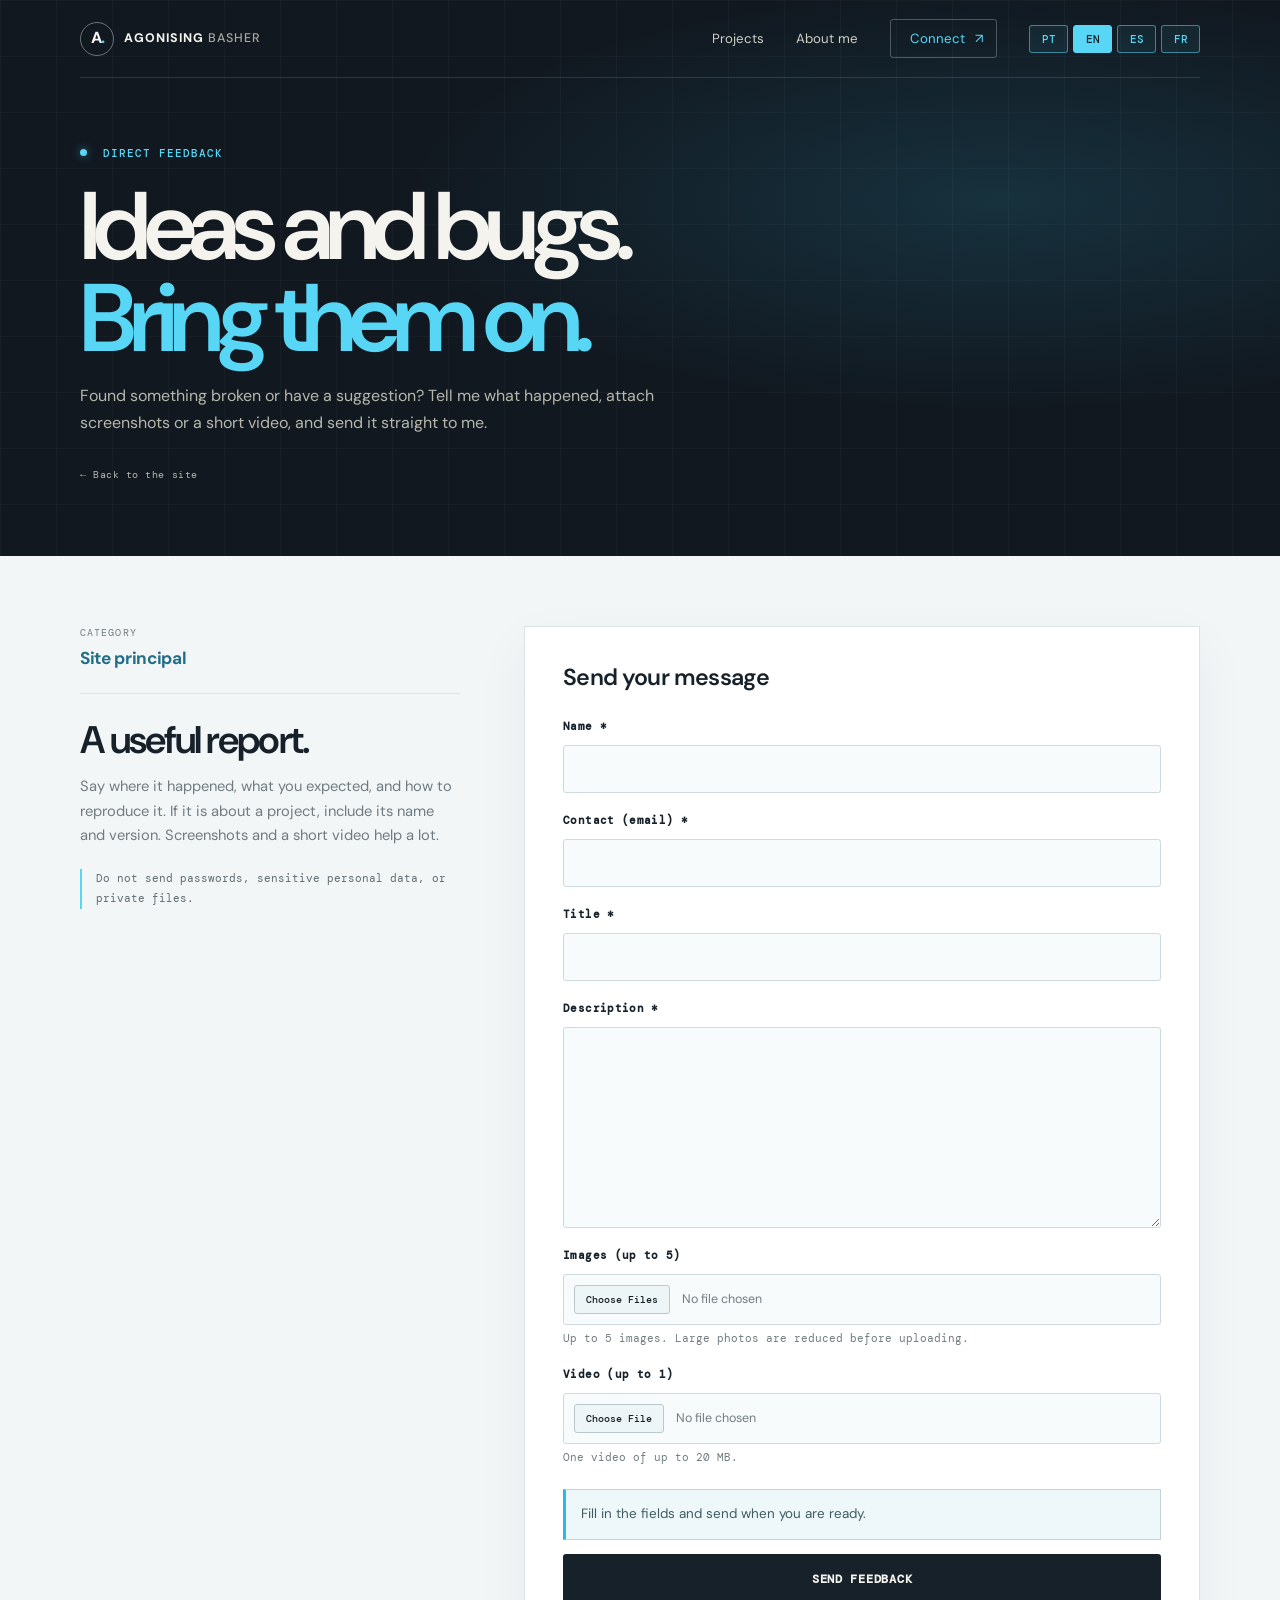
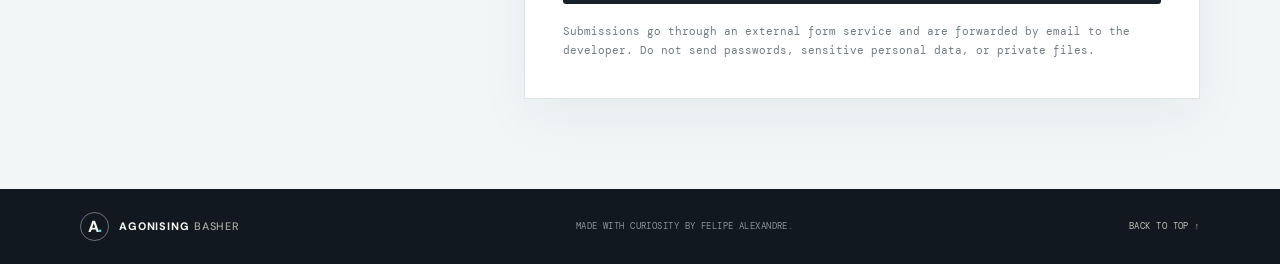
<file: feedback.html>
<!doctype html>
<html lang="pt-BR">
<head>
  <meta charset="utf-8">
  <meta name="viewport" content="width=device-width, initial-scale=1">
  <meta name="theme-color" content="#111820">
  <meta name="description" content="Envie feedback, sugestões ou relatos de bugs do site e dos projetos de Felipe Alexandre." data-i18n-content="feedbackMetaDescription">
  <title>Feedback e bugs | AgonisingBasher</title>
  <link rel="stylesheet" href="style.css?v=20261102-lang-2">
  <link rel="stylesheet" href="feedback.css">
  <script src="script.js?v=20261102-lang-2" defer></script>
  <script src="feedback-form.js?v=20261102-lang-2" defer></script>
</head>
<body class="feedback-page">
  <header class="site-header">
    <div class="container header-inner">
      <a class="brand" href="index.html" aria-label="AgonisingBasher, início">
        <span class="brand-mark" aria-hidden="true">A<span>.</span></span>
        <span>AGONISING<span class="brand-light">BASHER</span></span>
      </a>
      <nav class="main-nav" aria-label="Navegação principal" data-i18n-aria-label="navLabel">
        <a href="index.html#projetos" data-i18n="navProjects">Projetos</a>
        <a href="index.html#sobre" data-i18n="navAbout">Sobre mim</a>
        <a class="nav-contact" href="index.html#conectar"><span data-i18n="navConnect">Conectar</span> <span aria-hidden="true">↗</span></a>
        <span class="language-switch" role="group">
          <button class="language-toggle" type="button" data-lang-option="pt-BR" lang="pt" aria-label="Português">PT</button>
          <button class="language-toggle" type="button" data-lang-option="en" lang="en" aria-label="English">EN</button>
          <button class="language-toggle" type="button" data-lang-option="es" lang="es" aria-label="Español">ES</button>
          <button class="language-toggle" type="button" data-lang-option="fr" lang="fr" aria-label="Français">FR</button>
        </span>
      </nav>
    </div>
  </header>

  <main>
    <section class="feedback-hero">
      <div class="container">
        <p class="eyebrow"><span class="status-dot"></span> <span data-i18n="feedbackEyebrow">FEEDBACK DIRETO</span></p>
        <h1 data-i18n="feedbackHeading">Ideias e bugs.<br><span>Manda ver.</span></h1>
        <p class="hero-description" data-i18n="feedbackIntro">Encontrou algo quebrado ou tem uma sugestão? Conte o que aconteceu, anexe capturas ou um vídeo curto e envie direto para mim.</p>
        <a class="feedback-back" href="index.html" data-lang-link data-i18n="feedbackBack">← Voltar ao site</a>
      </div>
    </section>

    <section class="feedback-body">
      <div class="container feedback-grid">
        <aside class="feedback-aside">
          <p class="feedback-category"><span data-i18n="feedbackCategoryLabel">Categoria</span><strong id="feedback-category-value">Site principal</strong></p>
          <h2 data-i18n="feedbackAsideTitle">Um relato útil.</h2>
          <p data-i18n="feedbackAsideText">Diga onde aconteceu, o que você esperava e como reproduzir. Se for sobre um projeto, informe qual e a versão. Capturas e um vídeo curto ajudam bastante.</p>
          <p class="feedback-aside-note" data-i18n="feedbackAsideNote">Não envie senhas, dados pessoais sensíveis ou arquivos privados.</p>
        </aside>

        <form id="feedback-form" class="feedback-form" method="post" enctype="multipart/form-data" action="#">
          <h2 data-i18n="feedbackFormTitle">Envie sua mensagem</h2>
          <input type="hidden" name="category" id="feedback-category" value="Site principal">
          <input type="hidden" name="language" id="feedback-language" value="Português (Brasil)">
          <div class="feedback-honeypot" aria-hidden="true">
            <label for="feedback-website">Website</label>
            <input id="feedback-website" name="website" type="text" tabindex="-1" autocomplete="off">
          </div>

          <label for="feedback-name" data-i18n="feedbackNameLabel">Nome *</label>
          <input id="feedback-name" name="name" type="text" autocomplete="name" maxlength="120" required>

          <label for="feedback-email" data-i18n="feedbackEmailLabel">Contato (email) *</label>
          <input id="feedback-email" name="email" type="email" autocomplete="email" maxlength="254" required>

          <label for="feedback-title" data-i18n="feedbackTitleLabel">Título *</label>
          <input id="feedback-title" name="title" type="text" maxlength="160" required>

          <label for="feedback-description" data-i18n="feedbackDescriptionLabel">Descrição *</label>
          <textarea id="feedback-description" name="description" rows="7" maxlength="10000" required></textarea>

          <label for="feedback-images" data-i18n="feedbackImagesLabel">Imagens (até 5)</label>
          <input id="feedback-images" name="attachments[]" type="file" accept="image/*" multiple aria-describedby="feedback-images-hint">
          <small class="feedback-hint" id="feedback-images-hint" data-i18n="feedbackImagesHint">Até 5 imagens. Fotos grandes são reduzidas antes do envio.</small>

          <label for="feedback-video" data-i18n="feedbackVideoLabel">Vídeo (até 1)</label>
          <input id="feedback-video" name="attachments[]" type="file" accept="video/*" aria-describedby="feedback-video-hint">
          <small class="feedback-hint" id="feedback-video-hint" data-i18n="feedbackVideoHint">Um vídeo de até 20 MB.</small>

          <progress class="feedback-progress" id="feedback-progress" max="100" value="0" hidden></progress>
          <p id="feedback-status" class="feedback-status" role="status" aria-live="polite" data-state="info">Preencha os campos e envie quando estiver pronto.</p>
          <button class="feedback-submit" type="submit" data-i18n="feedbackSubmit">Enviar feedback</button>
          <p class="feedback-privacy" data-i18n="feedbackPrivacy">O envio usa um serviço externo de formulários e é encaminhado por e-mail ao desenvolvedor. Não envie senhas, dados pessoais sensíveis ou arquivos privados.</p>
        </form>
      </div>
    </section>
  </main>

  <footer class="site-footer">
    <div class="container footer-inner">
      <a class="brand footer-brand" href="index.html"><span class="brand-mark" aria-hidden="true">A<span>.</span></span><span>AGONISING<span class="brand-light">BASHER</span></span></a>
      <span data-i18n="footerCredit">FEITO COM CURIOSIDADE, POR FELIPE ALEXANDRE.</span>
      <a class="footer-feedback" href="index.html" data-lang-link data-i18n="backToTop">VOLTAR AO TOPO ↑</a>
    </div>
  </footer>
</body>
</html>
</file>
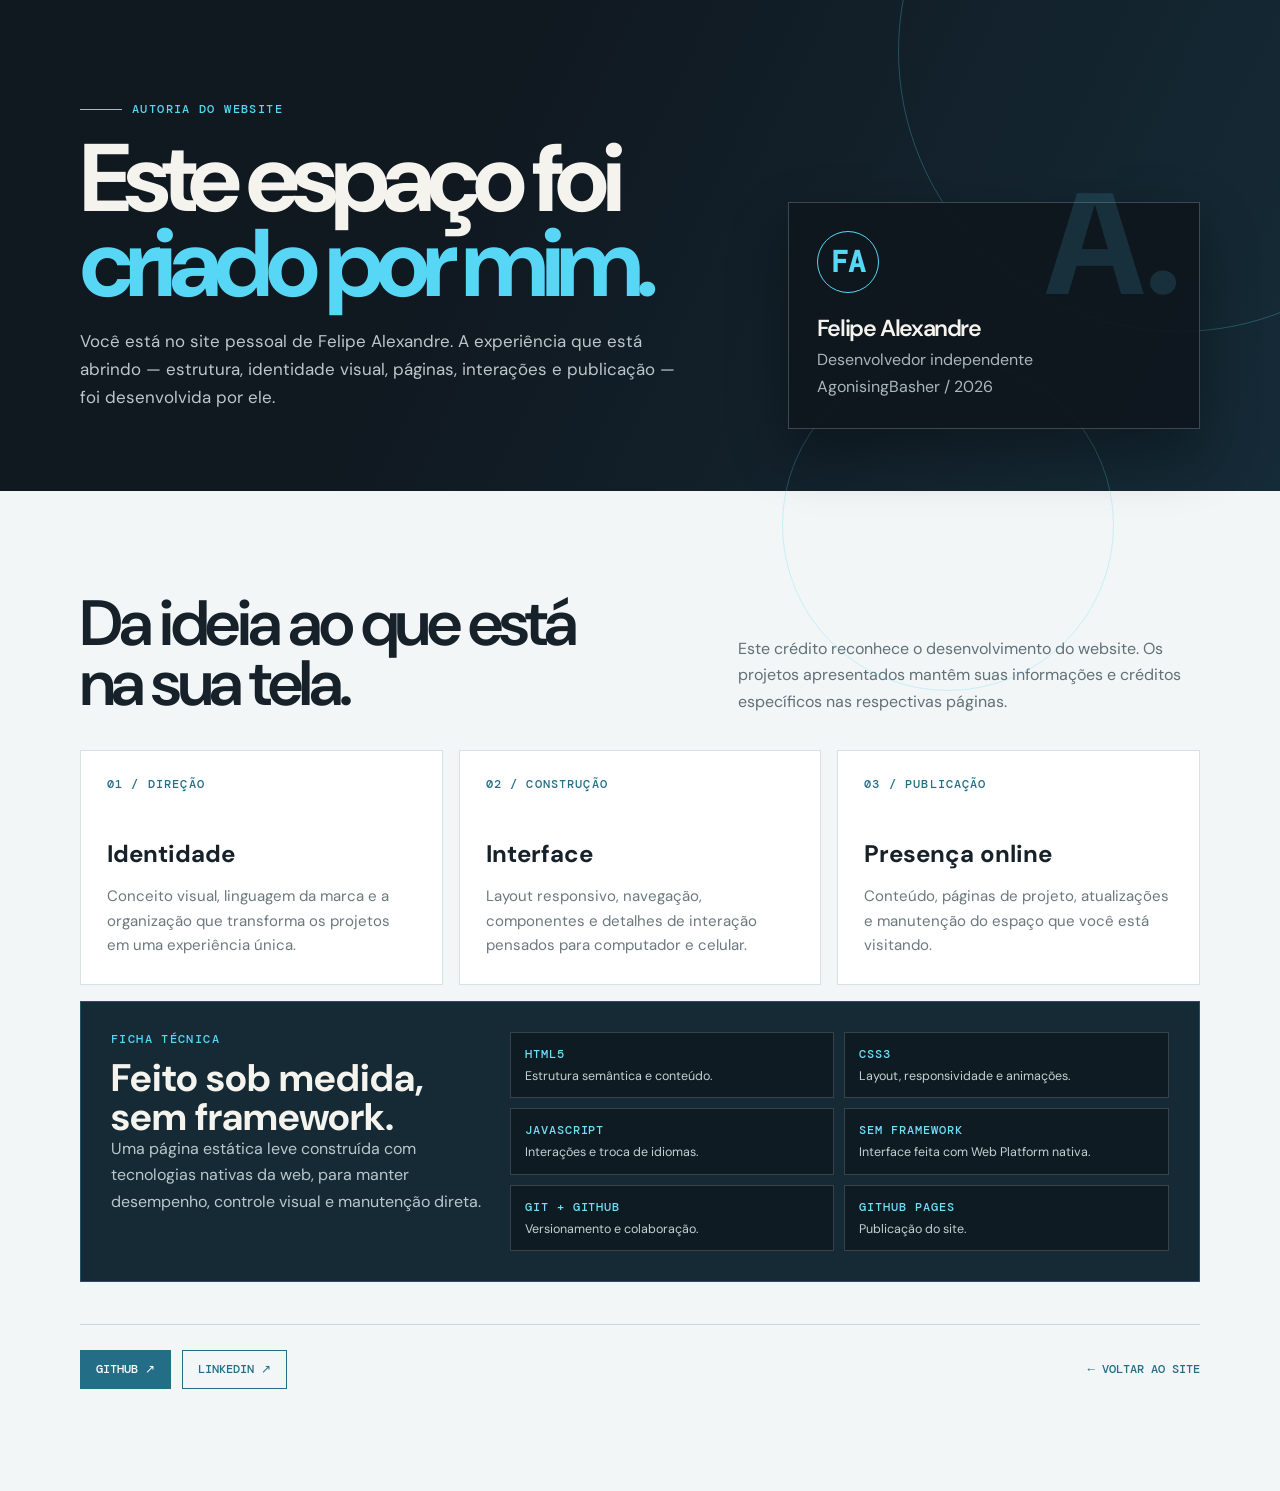
<file: site-development.html>
<!doctype html>
<html lang="pt-BR">
<head>
  <meta charset="utf-8">
  <meta name="viewport" content="width=device-width,initial-scale=1">
  <title>Desenvolvido por Felipe Alexandre — AgonisingBasher</title>
  <link rel="stylesheet" href="style.css">
  <style>
    .credit-page{min-height:100vh;overflow:hidden;background:#111820;color:#f4f3ed}.credit-hero{position:relative;padding:clamp(45px,8vw,110px) 0 62px;background:linear-gradient(115deg,#101820 35%,#152b37);isolation:isolate}.credit-hero:before,.credit-hero:after{content:"";position:absolute;border:1px solid #57d7f544;border-radius:50%;z-index:-1}.credit-hero:before{width:560px;height:560px;right:-180px;top:-230px}.credit-hero:after{width:330px;height:330px;right:13%;bottom:-200px}.credit-grid{display:grid;grid-template-columns:minmax(0,1.2fr) minmax(260px,.8fr);gap:clamp(34px,7vw,94px);align-items:end}.credit-kicker{display:flex;align-items:center;gap:10px;color:var(--cyan);font:500 .72rem var(--mono);letter-spacing:.12em}.credit-kicker:before{content:"";width:42px;height:1px;background:currentColor}.credit-title{max-width:10ch;margin:20px 0 22px;font-size:clamp(3.4rem,7.5vw,7.2rem);line-height:.88;letter-spacing:-.075em}.credit-title span{color:var(--cyan)}.credit-lead{max-width:52ch;color:#bdc7cb;font-size:1.06rem}.signature-card{position:relative;padding:28px;border:1px solid #ffffff35;background:#0e151de8;box-shadow:0 25px 55px #0005}.signature-card:before{content:"A.";position:absolute;right:18px;top:-30px;color:#57d7f522;font:900 9rem/1 var(--sans)}.signature-mark{position:relative;display:grid;width:62px;height:62px;place-items:center;border:1px solid var(--cyan);border-radius:50%;color:var(--cyan);font:700 1.8rem var(--mono)}.signature-card h2{position:relative;margin:23px 0 6px;font-size:1.45rem}.signature-card p{position:relative;margin:0;color:#aab7bd}.credit-body{padding:clamp(48px,8vw,105px) 0;background:#f2f6f7;color:#17212a}.credit-intro{display:flex;justify-content:space-between;gap:30px;align-items:end;margin-bottom:35px}.credit-intro h2{max-width:12ch;margin:0;font-size:clamp(2.3rem,5vw,4.5rem);line-height:.95;letter-spacing:-.055em}.credit-intro p{max-width:42ch;margin:0;color:#617076}.credit-cards{display:grid;grid-template-columns:repeat(3,1fr);gap:16px}.credit-card{min-height:210px;padding:26px;border:1px solid #d7e2e4;background:#fff}.credit-card b{display:block;margin-bottom:42px;color:#236d87;font:500 .72rem var(--mono);letter-spacing:.1em}.credit-card h3{margin:0 0 10px;font-size:1.5rem}.credit-card p{margin:0;color:#6b787d;font-size:.94rem}.tech-panel{display:grid;grid-template-columns:.72fr 1.28fr;gap:28px;margin-top:16px;padding:30px;border:1px solid #1f5366;background:#152a34;color:#f4f3ed}.tech-label{margin:0 0 12px;color:var(--cyan);font:500 .72rem var(--mono);letter-spacing:.12em}.tech-panel h3{margin:0;font-size:clamp(1.65rem,3vw,2.55rem);line-height:1}.tech-panel>div>p:last-child{color:#b9c8cd}.tech-stack{display:grid;grid-template-columns:repeat(2,1fr);gap:10px}.tech-item{padding:13px 14px;border:1px solid #ffffff2c;background:#0e1b22}.tech-item b{display:block;color:#70dff8;font:500 .75rem var(--mono);letter-spacing:.08em}.tech-item span{display:block;margin-top:6px;color:#c5d0d3;font-size:.78rem;line-height:1.3}.credit-footer{display:flex;flex-wrap:wrap;justify-content:space-between;gap:20px;align-items:center;margin-top:42px;padding-top:25px;border-top:1px solid #cad8da}.credit-links{display:flex;flex-wrap:wrap;gap:11px}.credit-links a{padding:11px 15px;border:1px solid #236d87;color:#236d87;font:500 .72rem var(--mono);text-decoration:none}.credit-links a:first-child{background:#236d87;color:#fff}.back-link{color:#236d87;font:500 .78rem var(--mono);text-decoration:none}@media(max-width:720px){.credit-grid,.credit-cards,.tech-panel,.tech-stack{grid-template-columns:1fr}.credit-title{max-width:12ch}.signature-card{max-width:360px}.credit-intro{display:block}.credit-intro p{margin-top:18px}}
  </style>
</head>
<body>
  <main class="credit-page">
    <section class="credit-hero"><div class="container credit-grid"><div><p class="credit-kicker">AUTORIA DO WEBSITE</p><h1 class="credit-title">Este espaço foi <span>criado por mim.</span></h1><p class="credit-lead">Você está no site pessoal de Felipe Alexandre. A experiência que está abrindo — estrutura, identidade visual, páginas, interações e publicação — foi desenvolvida por ele.</p></div><aside class="signature-card"><div class="signature-mark">FA</div><h2>Felipe Alexandre</h2><p>Desenvolvedor independente<br>AgonisingBasher / 2026</p></aside></div></section>
    <section class="credit-body"><div class="container"><div class="credit-intro"><h2>Da ideia ao que está na sua tela.</h2><p>Este crédito reconhece o desenvolvimento do website. Os projetos apresentados mantêm suas informações e créditos específicos nas respectivas páginas.</p></div><div class="credit-cards"><article class="credit-card"><b>01 / DIREÇÃO</b><h3>Identidade</h3><p>Conceito visual, linguagem da marca e a organização que transforma os projetos em uma experiência única.</p></article><article class="credit-card"><b>02 / CONSTRUÇÃO</b><h3>Interface</h3><p>Layout responsivo, navegação, componentes e detalhes de interação pensados para computador e celular.</p></article><article class="credit-card"><b>03 / PUBLICAÇÃO</b><h3>Presença online</h3><p>Conteúdo, páginas de projeto, atualizações e manutenção do espaço que você está visitando.</p></article></div><section class="tech-panel"><div><p class="tech-label">FICHA TÉCNICA</p><h3>Feito sob medida, sem framework.</h3><p>Uma página estática leve construída com tecnologias nativas da web, para manter desempenho, controle visual e manutenção direta.</p></div><div class="tech-stack"><div class="tech-item"><b>HTML5</b><span>Estrutura semântica e conteúdo.</span></div><div class="tech-item"><b>CSS3</b><span>Layout, responsividade e animações.</span></div><div class="tech-item"><b>JAVASCRIPT</b><span>Interações e troca de idiomas.</span></div><div class="tech-item"><b>SEM FRAMEWORK</b><span>Interface feita com Web Platform nativa.</span></div><div class="tech-item"><b>GIT + GITHUB</b><span>Versionamento e colaboração.</span></div><div class="tech-item"><b>GITHUB PAGES</b><span>Publicação do site.</span></div></div></section><div class="credit-footer"><div class="credit-links"><a href="https://github.com/agonisingbasher" target="_blank" rel="noreferrer">GITHUB ↗</a><a href="https://www.linkedin.com/in/felipe-alexandre-7763b41a6/" target="_blank" rel="noreferrer">LINKEDIN ↗</a></div><a class="back-link" href="index.html">← VOLTAR AO SITE</a></div></div></section>
  </main>
</body>
</html>
</file>
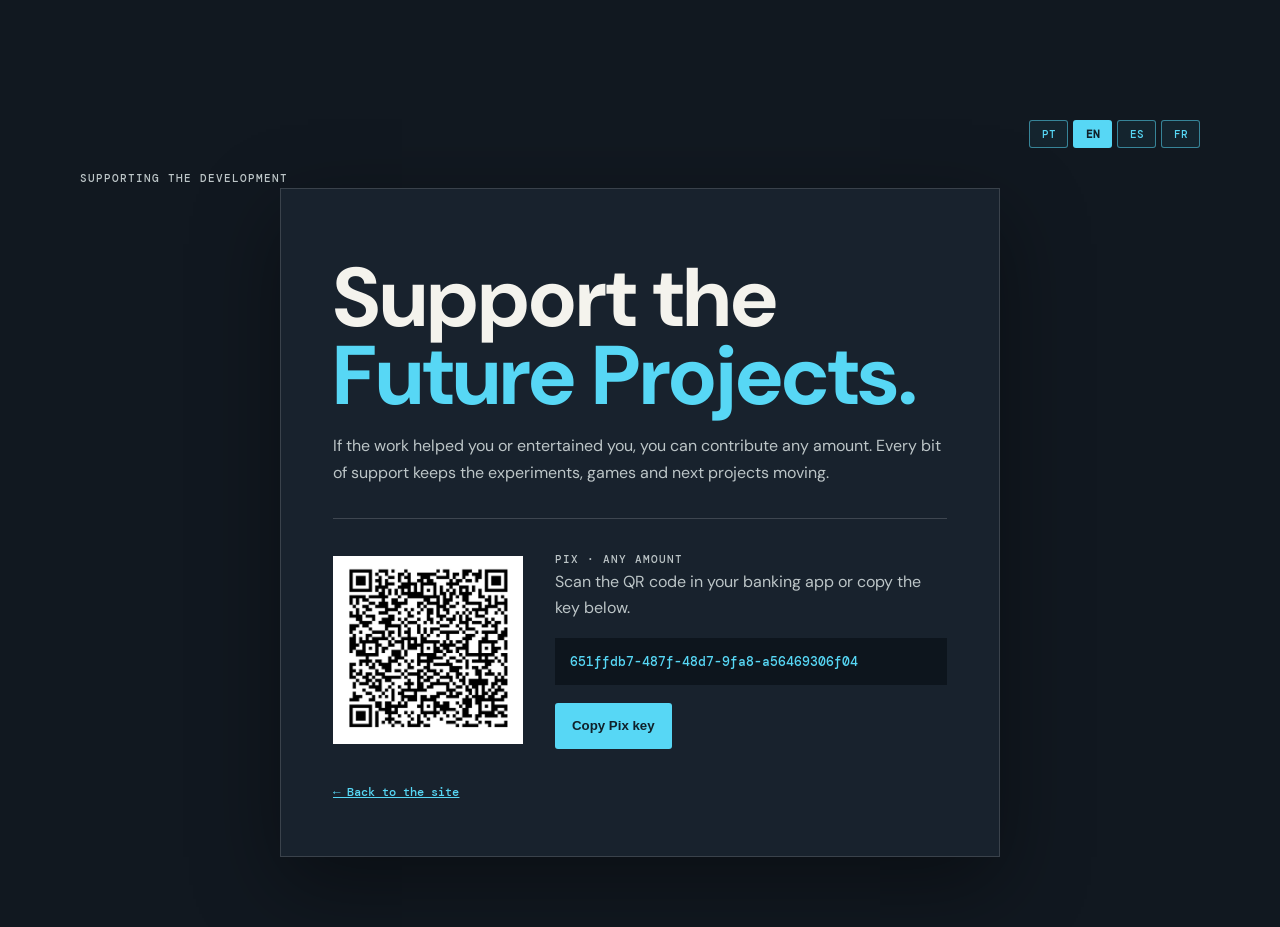
<file: support.html>
<!doctype html>
<html lang="pt-BR">
<head>
  <meta charset="utf-8">
  <meta name="viewport" content="width=device-width,initial-scale=1">
  <meta name="description" content="Apoie com qualquer valor os próximos experimentos, jogos e projetos de AgonisingBasher. Chave Pix com valor livre.">
  <title>Apoiar os Futuros Projetos — AgonisingBasher</title>
  <link rel="stylesheet" href="style.css">
  <style>
    .support{min-height:100vh;padding:120px 0 70px;background:#111820;color:#f4f3ed}
    .support-card{max-width:720px;margin:auto;padding:clamp(26px,5vw,52px);border:1px solid #ffffff25;background:#18222d;box-shadow:0 28px 80px #0006}
    .support h1{font-size:clamp(2.7rem,7vw,5.2rem);line-height:.94;margin:18px 0}
    .support h1 span{color:var(--cyan)}
    .support p{max-width:57ch;color:#bcc5c7}
    .pix{display:grid;grid-template-columns:190px 1fr;gap:32px;align-items:center;margin-top:32px;padding-top:32px;border-top:1px solid #ffffff2a}
    .pix img{width:190px;background:#fff;padding:10px}
    .pix code{display:block;padding:15px;overflow-wrap:anywhere;background:#0d151d;color:var(--cyan);font:500 .8rem var(--mono)}
    .button{display:inline-block;margin-top:18px}
    .back{display:inline-block;margin-top:35px;color:var(--cyan);font:500 .78rem var(--mono)}
    @media(max-width:560px){.pix{grid-template-columns:1fr}.pix img{width:min(190px,100%)}}
  </style>
  <style>
    .support-topbar{display:flex;justify-content:flex-end;margin-bottom:22px}
    .page-lang{display:inline-flex;gap:5px}
    .page-lang button{min-width:39px;padding:6px 8px;border:1px solid #57d7f588;border-radius:3px;background:#57d7f510;color:var(--cyan);cursor:pointer;font:500 .7rem var(--mono);transition:background .2s ease,color .2s ease}
    .page-lang button:hover,.page-lang button[aria-pressed="true"]{background:var(--cyan);color:#10212a}
    .page-lang button[aria-pressed="true"]{font-weight:700}
    .page-lang button:focus-visible{outline:2px solid var(--cyan);outline-offset:3px}
    @media(max-width:620px){.page-lang{gap:3px}.page-lang button{min-width:28px;padding:6px 4px}}
  </style>
</head>
<body>
  <main class="support">
    <div class="container">
      <div class="support-topbar">
        <span class="page-lang" role="group" aria-label="Trocar idioma" data-i18n-aria-label="langGroup">
          <button type="button" data-lang-option="pt-BR" lang="pt" aria-pressed="true">PT</button>
          <button type="button" data-lang-option="en" lang="en" aria-pressed="false">EN</button>
          <button type="button" data-lang-option="es" lang="es" aria-pressed="false">ES</button>
          <button type="button" data-lang-option="fr" lang="fr" aria-pressed="false">FR</button>
        </span>
      </div>
      <p class="eyebrow" data-i18n="suEyebrow">APOIO AO DESENVOLVIMENTO</p>
      <section class="support-card">
        <h1 data-i18n-html="suTitle">Apoiar os<br><span>Futuros Projetos.</span></h1>
        <p data-i18n="suLead">Se o trabalho te ajudou ou te divertiu, você pode contribuir com qualquer valor. Cada apoio ajuda a manter os experimentos, jogos e próximos projetos em movimento.</p>
        <div class="pix">
          <img src="assets/pix-support-qr.png" alt="QR Code Pix para apoiar os futuros projetos" data-i18n-alt="suQrAlt">
          <div>
            <p class="eyebrow" data-i18n="suPixTag">PIX · VALOR LIVRE</p>
            <p data-i18n="suPixText">Escaneie o QR Code no app do seu banco ou copie a chave abaixo.</p>
            <code id="chave-pix">651ffdb7-487f-48d7-9fa8-a56469306f04</code>
            <button class="button button-primary" type="button" id="copiar-chave" data-chave="651ffdb7-487f-48d7-9fa8-a56469306f04" data-i18n="suCopy">Copiar chave Pix</button>
          </div>
        </div>
        <a class="back lang-link" href="index.html" data-i18n="suBack">← Voltar ao site</a>
      </section>
    </div>
  </main>
  <script>
    window.pageTranslations = {
      "pt-BR": {
        pageTitle: "Apoiar os Futuros Projetos — AgonisingBasher",
        pageDescription: "Apoie com qualquer valor os próximos experimentos, jogos e projetos de AgonisingBasher. Chave Pix com valor livre.",
        langGroup: "Trocar idioma",
        suEyebrow: "APOIO AO DESENVOLVIMENTO",
        suTitle: "Apoiar os<br><span>Futuros Projetos.</span>",
        suLead: "Se o trabalho te ajudou ou te divertiu, você pode contribuir com qualquer valor. Cada apoio ajuda a manter os experimentos, jogos e próximos projetos em movimento.",
        suQrAlt: "QR Code Pix para apoiar os futuros projetos",
        suPixTag: "PIX · VALOR LIVRE",
        suPixText: "Escaneie o QR Code no app do seu banco ou copie a chave abaixo.",
        suCopy: "Copiar chave Pix",
        suCopied: "Chave copiada ✓",
        suBack: "← Voltar ao site"
      },
      en: {
        pageTitle: "Support the Future Projects — AgonisingBasher",
        pageDescription: "Support the next experiments, games and projects by AgonisingBasher with any amount. Pix key, free value.",
        langGroup: "Change language",
        suEyebrow: "SUPPORTING THE DEVELOPMENT",
        suTitle: "Support the<br><span>Future Projects.</span>",
        suLead: "If the work helped you or entertained you, you can contribute any amount. Every bit of support keeps the experiments, games and next projects moving.",
        suQrAlt: "Pix QR code to support the future projects",
        suPixTag: "PIX · ANY AMOUNT",
        suPixText: "Scan the QR code in your banking app or copy the key below.",
        suCopy: "Copy Pix key",
        suCopied: "Key copied ✓",
        suBack: "← Back to the site"
      },
      es: {
        pageTitle: "Apoyar los Futuros Proyectos — AgonisingBasher",
        pageDescription: "Apoya con cualquier valor los próximos experimentos, juegos y proyectos de AgonisingBasher. Clave Pix con valor libre.",
        langGroup: "Cambiar idioma",
        suEyebrow: "APOYO AL DESARROLLO",
        suTitle: "Apoyar los<br><span>Futuros Proyectos.</span>",
        suLead: "Si el trabajo te ayudó o te divirtió, puedes contribuir con cualquier valor. Cada apoyo ayuda a mantener los experimentos, los juegos y los próximos proyectos en movimiento.",
        suQrAlt: "Código QR Pix para apoyar los futuros proyectos",
        suPixTag: "PIX · VALOR LIBRE",
        suPixText: "Escanea el código QR en la app de tu banco o copia la clave de abajo.",
        suCopy: "Copiar clave Pix",
        suCopied: "Clave copiada ✓",
        suBack: "← Volver al sitio"
      },
      fr: {
        pageTitle: "Soutenir les Futurs Projets — AgonisingBasher",
        pageDescription: "Soutenez les prochaines expériences, jeux et projets d'AgonisingBasher avec le montant de votre choix. Clé Pix, montant libre.",
        langGroup: "Changer de langue",
        suEyebrow: "SOUTIEN AU DÉVELOPPEMENT",
        suTitle: "Soutenir les<br><span>Futurs Projets.</span>",
        suLead: "Si le travail vous a aidé ou diverti, vous pouvez contribuer avec le montant de votre choix. Chaque soutien aide à faire avancer les expériences, les jeux et les prochains projets.",
        suQrAlt: "QR code Pix pour soutenir les futurs projets",
        suPixTag: "PIX · MONTANT LIBRE",
        suPixText: "Scannez le QR code dans l'application de votre banque ou copiez la clé ci-dessous.",
        suCopy: "Copier la clé Pix",
        suCopied: "Clé copiée ✓",
        suBack: "← Retour au site"
      }
    };
  </script>
  <script src="idioma-pagina.js"></script>
  <script>
    (function () {
      "use strict";
      const button = document.getElementById("copiar-chave");
      const code = document.getElementById("chave-pix");
      if (!button || !code) return;

      function text(key) {
        const language = window.pageTranslations[document.documentElement.lang] ? document.documentElement.lang : "pt-BR";
        return window.pageTranslations[language][key];
      }

      function copyWithTextarea(value) {
        const field = document.createElement("textarea");
        field.value = value;
        field.setAttribute("readonly", "");
        field.style.position = "fixed";
        field.style.top = "-1000px";
        document.body.appendChild(field);
        field.select();
        let copied = false;
        try {
          copied = document.execCommand("copy");
        } catch (error) {
          copied = false;
        }
        field.remove();
        return copied;
      }

      let resetTimer = null;
      function markCopied() {
        button.textContent = text("suCopied");
        clearTimeout(resetTimer);
        resetTimer = setTimeout(() => {
          button.textContent = text("suCopy");
        }, 2500);
      }

      button.addEventListener("click", () => {
        const value = button.dataset.chave || code.textContent.trim();
        const done = (copied) => {
          if (copied) {
            markCopied();
            return;
          }
          const selection = window.getSelection();
          const range = document.createRange();
          range.selectNodeContents(code);
          selection.removeAllRanges();
          selection.addRange(range);
        };
        if (navigator.clipboard && navigator.clipboard.writeText) {
          navigator.clipboard.writeText(value).then(() => done(true), () => done(copyWithTextarea(value)));
          return;
        }
        done(copyWithTextarea(value));
      });
    })();
  </script>
</body>
</html>
</file>
<file: style.css>
@import url("https://fonts.googleapis.com/css2?family=DM+Mono:wght@400;500&family=DM+Sans:wght@400;500;600;700;800&display=swap");

:root {
  color-scheme: light;
  --ink: #17212a;
  --paper: #f2f6f7;
  --muted: #707c81;
  --line: #dae3e6;
  --cyan: #57d7f5;
  --green: #236d87;
  --mono: "DM Mono", "Courier New", monospace;
  --sans: "DM Sans", "Segoe UI", sans-serif;
}

* { box-sizing: border-box; }
html { scroll-behavior: smooth; scroll-padding-top: 76px; }
body { margin: 0; background: var(--paper); color: var(--ink); font-family: var(--sans); line-height: 1.65; }
a { color: inherit; }
a:focus-visible { outline: 3px solid #28bce5; outline-offset: 4px; }
img { max-width: 100%; }
.container { width: min(1120px, calc(100% - 48px)); margin-inline: auto; }
.site-header { position: absolute; z-index: 2; top: 0; right: 0; left: 0; color: #f4f3ed; }
.header-inner, .main-nav, .brand { display: flex; align-items: center; }
.header-inner { min-height: 78px; justify-content: space-between; border-bottom: 1px solid #ffffff20; }
.brand { gap: 10px; color: inherit; font-size: .78rem; font-weight: 800; letter-spacing: .08em; text-decoration: none; }
.brand-mark { display: inline-flex; width: 34px; height: 34px; align-items: center; justify-content: center; border: 1px solid #ffffff62; border-radius: 50%; font-size: 1rem; letter-spacing: -.08em; }
.brand-mark span { color: var(--cyan); }
.brand-light { margin-left: 4px; color: #a8a99f; font-weight: 500; }
.main-nav { gap: 32px; font-size: .83rem; }
.main-nav a { color: #d0d0c9; text-decoration: none; transition: color .2s ease; }
.main-nav a:hover { color: var(--cyan); }
.main-nav .nav-contact { padding: 8px 13px; border: 1px solid #ffffff42; border-radius: 3px; color: #fff; }
.nav-contact span { margin-left: 6px; color: var(--cyan); }
.main-nav .language-toggle { min-width: 39px; padding: 6px 8px; border: 1px solid #57d7f588; border-radius: 3px; background: #57d7f510; color: var(--cyan); cursor: pointer; font: 500 .7rem var(--mono); transition: background .2s ease, color .2s ease; }
.main-nav .language-toggle:hover { background: var(--cyan); color: #10212a; }
.main-nav .language-toggle:focus-visible { outline: 2px solid var(--cyan); outline-offset: 3px; }
/* Os quatro idiomas ficam num grupo so: o nav da 32px entre itens, mas as opcoes
   entre si precisam de um vao proprio, senao o grupo inteiro parece um so botao. */
.language-switch { display: inline-flex; gap: 5px; }
.main-nav .language-toggle[aria-pressed="true"] { border-color: var(--cyan); background: var(--cyan); color: #10212a; }
.hero { position: relative; overflow: hidden; min-height: 645px; padding: 146px 0 0; background: #111820; color: #f4f3ed; }
.hero::after { position: absolute; inset: 0; background: radial-gradient(ellipse at 72% 43%, #38c9ef20, transparent 40%); content: ""; pointer-events: none; }
.hero-grid { position: absolute; inset: 0; background-image: linear-gradient(#ffffff08 1px, transparent 1px), linear-gradient(90deg, #ffffff08 1px, transparent 1px); background-size: 56px 56px; mask-image: linear-gradient(90deg, transparent, #000 55%, #000); opacity: .5; }
.hero-inner { position: relative; z-index: 1; display: grid; grid-template-columns: 1fr .88fr; align-items: center; gap: 38px; min-height: 405px; }
.eyebrow { margin: 0; color: var(--cyan); font: 500 .7rem/1.6 var(--mono); letter-spacing: .09em; text-transform: uppercase; }
.status-dot { display: inline-block; width: 7px; height: 7px; margin: 0 8px 1px 0; border-radius: 50%; background: var(--cyan); box-shadow: 0 0 10px #57d7f588; }
h1, h2, h3, p { margin-top: 0; }
.hero h1 { margin: 20px 0 18px; font-size: clamp(3.5rem, 7.3vw, 6rem); font-weight: 600; letter-spacing: -.075em; line-height: .98; }
.hero h1 span { color: var(--cyan); }
.hero-description { max-width: 420px; margin-bottom: 29px; color: #b7b8ad; font-size: 1.05rem; }
.hero-actions { display: flex; align-items: center; gap: 25px; }
.button { display: inline-flex; min-height: 46px; align-items: center; justify-content: center; gap: 14px; padding: 10px 16px; border: 1px solid transparent; border-radius: 3px; font-size: .83rem; font-weight: 700; text-decoration: none; transition: transform .2s ease, background .2s ease; }
.button:hover { transform: translateY(-2px); }
.button-primary { background: var(--cyan); color: #10212a; }
.button-primary:hover { background: #86e8fa; }
.text-link { color: #d6d6ce; font-size: .82rem; text-decoration: none; }
.text-link span { margin-left: 5px; color: var(--cyan); }
.hero-art { position: relative; display: grid; min-height: 380px; place-items: center; }
.art-orbit { position: absolute; width: 310px; height: 310px; border: 1px solid #57d7f526; border-radius: 50%; }
.orbit-two { width: 390px; height: 390px; border-color: #ffffff12; }
.art-card { position: relative; z-index: 1; width: min(100%, 350px); padding: 19px 20px 14px; border: 1px solid #ffffff2c; border-radius: 4px; background: #1a1c17ed; box-shadow: 0 24px 80px #0008; transform: rotate(2deg); }
.art-card-label, .art-card-footer { display: flex; justify-content: space-between; color: #909188; font: .65rem var(--mono); letter-spacing: .06em; }
.art-card-label span { color: #f18472; }
.art-terminal { padding: 29px 0 30px; font: .75rem/2.2 var(--mono); }
.art-terminal p { margin: 0; color: #dadbd0; }
.art-terminal p > span:first-child { margin-right: 14px; color: #73766b; }
.terminal-ok { color: var(--cyan); }
.art-terminal .terminal-result { padding-top: 7px; color: var(--cyan); }
.terminal-arrow { margin-right: 7px; }
.cursor { display: inline-block; width: 6px; height: 12px; margin-left: 5px; background: var(--cyan); vertical-align: -2px; animation: blink 1.1s steps(2, start) infinite; }
@keyframes blink { to { visibility: hidden; } }
.art-card-footer { padding-top: 12px; border-top: 1px solid #ffffff20; font-size: .57rem; }
.art-sticker { position: absolute; z-index: 1; right: -3px; bottom: 31px; display: grid; width: 102px; height: 102px; align-content: center; justify-items: center; border: 1px solid #111820; border-radius: 50%; background: var(--cyan); color: var(--ink); font-size: .7rem; line-height: 1.4; text-align: center; transform: rotate(10deg); }
.art-sticker strong { font-size: .75rem; }
.art-spark { position: absolute; color: var(--cyan); }
.spark-one { top: 31px; right: 55px; font-size: 2rem; }
.spark-two { bottom: 67px; left: 17px; font-size: 1.8rem; }
.art-coordinate { position: absolute; top: 12px; left: -5px; color: #77796d; font: .57rem var(--mono); }
.hero-bottom { position: relative; z-index: 1; display: flex; min-height: 65px; align-items: center; justify-content: space-between; border-top: 1px solid #ffffff22; color: #888a80; font: .6rem var(--mono); letter-spacing: .08em; }
.hero-bottom a { color: #c3c4ba; text-decoration: none; }
.hero-bottom a span { margin-left: 8px; color: var(--cyan); }
.section-pad { padding: 105px 0; }
.projects { background: var(--paper); }
.section-heading { display: flex; align-items: end; justify-content: space-between; gap: 45px; margin-bottom: 37px; }
.eyebrow-dark { color: #247c98; }
h2 { margin: 10px 0 0; font-size: clamp(2.1rem, 4vw, 3.25rem); font-weight: 600; letter-spacing: -.06em; line-height: 1.1; }
.heading-period { color: #229ac0; }
.section-intro { max-width: 345px; margin: 0 0 5px; color: var(--muted); font-size: .9rem; }
.project-grid { display: flex; flex-wrap: wrap; gap: 0; }
.project-card { overflow: hidden; border: 1px solid var(--line); border-radius: 5px; background: #fbfdfd; }
.project-image { position: relative; display: block; overflow: hidden; height: 250px; background: #252a20; }
.project-image img { display: block; width: 100%; height: 100%; object-fit: cover; transition: transform .45s ease; }
.project-stardew .project-image img { object-position: center 49%; }
.project-stardew .project-image-tag { top: 15px; bottom: auto; }
.project-fnaf .project-image { height: 250px; aspect-ratio: auto; background: #10151e; }
.project-fnaf .project-image img { object-fit: cover; object-position: 52% center; }
.project-fnaf .project-image::after, .project-fnaf .project-image-tag, .project-fnaf .image-arrow { display: revert; }
.project-image:hover img { transform: scale(1.04); }
.project-image::after { position: absolute; inset: 45% 0 0; background: linear-gradient(transparent, #1118); content: ""; }
.project-image-tag { position: absolute; z-index: 1; bottom: 15px; left: 17px; padding: 5px 8px; background: #111820db; color: #f4f3ed; font: .58rem var(--mono); letter-spacing: .07em; }
.image-arrow { position: absolute; z-index: 1; top: 14px; right: 14px; display: grid; width: 34px; height: 34px; place-items: center; border: 1px solid #ffffff8c; border-radius: 50%; background: #1118204a; color: white; }
.project-content { padding: 21px 21px 18px; }
.project-meta { display: flex; align-items: center; justify-content: space-between; gap: 10px; color: #85867d; font: .58rem var(--mono); letter-spacing: .04em; }
.project-status { display: inline-flex; align-items: center; gap: 6px; }
.project-status .status-indicator { width: 6px; height: 6px; flex: 0 0 6px; border-radius: 50%; }
.status-progress .status-indicator { background: #d49c38; }
.status-active .status-indicator { background: #71944a; }
.project-content h3 { margin: 17px 0 9px; font-size: 1.5rem; font-weight: 600; letter-spacing: -.05em; }
.project-content h3 span { color: #74756c; font-size: 1rem; font-weight: 400; }
.project-content > p { min-height: 74px; margin-bottom: 17px; color: #717269; font-size: .83rem; line-height: 1.7; }
.project-bottom { display: flex; flex-wrap: wrap; align-items: center; justify-content: space-between; gap: 12px; padding-top: 14px; border-top: 1px solid var(--line); }
.tag-list { display: flex; flex-wrap: wrap; gap: 6px; }
.tag-list span { padding: 4px 7px; border: 1px solid #e3e3d9; border-radius: 2px; color: #696b60; font: .58rem var(--mono); }
.project-link { color: #3d5129; font-size: .77rem; font-weight: 700; text-decoration: none; }
.project-link span { margin-left: 4px; }
.next-project { display: flex; align-items: center; gap: 16px; margin-top: 20px; padding: 17px 20px; border: 1px dashed #c7c9bb; border-radius: 4px; color: #76786f; font-size: .78rem; text-decoration: none; transition: border-color .2s ease, background .2s ease; }
.next-project:hover { border-color: #879c59; background: #ffffff80; }
.next-icon { display: grid; width: 34px; height: 34px; flex: 0 0 auto; place-items: center; border: 1px solid #d7d9cd; border-radius: 50%; color: #677b46; font-size: 1.1rem; }
.next-project strong { color: var(--ink); font-weight: 700; }
.next-arrow { margin-left: auto; color: #677b46; }
.about { background: #e8f0f2; }
.about-layout { display: grid; grid-template-columns: .85fr 1fr; align-items: center; gap: 90px; }
.about-visual { position: relative; display: grid; min-height: 370px; place-items: center; }
.about-circle { position: absolute; width: 270px; height: 270px; border-radius: 50%; }
.circle-back { border: 1px solid #75835c66; transform: translate(23px, -15px); }
.circle-front { overflow: hidden; display: flex; align-items: center; justify-content: center; border: 4px solid #f2f6f7; background: #20b8e3; box-shadow: 0 0 0 1px #50cce7; }
.profile-image { display: block; width: 100%; height: 100%; object-fit: cover; }
.about-orbit-label { position: absolute; top: 20px; left: 0; color: #7c826f; font: .59rem var(--mono); letter-spacing: .04em; transform: rotate(-9deg); }
.about-cross { position: absolute; right: 23px; bottom: 17px; color: #2486a4; font-size: 2rem; }
.about-copy h2 { margin: 14px 0 19px; }
.about-copy > p:not(.eyebrow) { color: #73746b; font-size: .87rem; }
.about-copy .about-lead { color: #3e4038 !important; font-size: 1.03rem !important; font-weight: 600; }
.about-interests { display: flex; flex-wrap: wrap; align-items: start; gap: 12px 24px; margin-top: 25px; padding-top: 17px; border-top: 1px solid #d0d1c5; }
.about-interests > span { color: #77796f; font: .6rem var(--mono); letter-spacing: .06em; }
.about-interests div { display: flex; flex-wrap: wrap; gap: 7px; }
.about-interests b { padding: 4px 8px; border: 1px solid #cdd0c2; border-radius: 2px; color: #515448; font-size: .65rem; font-weight: 500; }
.connect { background: #171813; color: #f4f3ed; }
.connect-inner { max-width: 720px; }
.connect h2 { margin-top: 16px; font-size: clamp(2.25rem, 5.4vw, 4.2rem); }
.connect h2 > span { color: var(--cyan); }
.connect-copy { margin: 17px 0 31px; color: #a9aaa0; font-size: .9rem; }
.social-links { border-top: 1px solid #ffffff2a; }
.social-links a { display: flex; justify-content: space-between; gap: 20px; padding: 14px 2px; border-bottom: 1px solid #ffffff2a; color: #bdbeb5; font-size: .8rem; text-decoration: none; transition: color .2s ease, padding .2s ease; }
.social-links a:hover { padding-inline: 7px; color: var(--cyan); }
.social-links a > span:first-child { color: #f4f3ed; font-weight: 600; }
.social-links b { margin-left: 8px; color: var(--cyan); font-weight: 400; }
.site-footer { background: #111820; color: #87929b; }
.footer-inner { display: flex; min-height: 75px; align-items: center; justify-content: space-between; gap: 20px; font: .55rem var(--mono); letter-spacing: .05em; }
.footer-brand { color: #f4f3ed; font-family: var(--sans); font-size: .68rem; }
.footer-brand .brand-mark { width: 29px; height: 29px; }
.footer-views { display: flex; align-items: center; }
.footer-views img { display: block; }
.footer-inner > a:last-child { color: #bfc0b6; text-decoration: none; }
.footer-feedback { color: var(--cyan); text-decoration: none; }
.footer-feedback:hover { text-decoration: underline; }
.feedback-invite { margin: 26px 0 0; color: #9b9c93; font-size: .82rem; }
.feedback-invite a { color: var(--cyan); font-weight: 600; text-underline-offset: 4px; }

.auth-demo { max-width: 500px; justify-self: end; width: 100%; padding: 27px; border: 1px solid #e1e7e9; border-radius: 13px; background: #fff; box-shadow: 0 18px 42px #15232b14; }
.auth-demo-heading { margin-bottom: 20px; text-align: center; }
.auth-demo-icon { display: grid; width: 38px; height: 38px; margin: 0 auto 12px; place-items: center; border-radius: 50%; background: #3d82f6; color: #fff; font-size: 1.1rem; }
.auth-demo-heading strong { display: block; font-size: 1.1rem; }
.auth-demo-heading span { color: #737b83; font-size: .76rem; }
.auth-demo-field { margin-top: 13px; }
.auth-demo-field > span { display: block; margin-bottom: 5px; color: #35414a; font-size: .68rem; font-weight: 600; }
.auth-demo-input { display: flex; min-height: 40px; align-items: center; justify-content: space-between; padding: 0 11px; border: 1px solid #e0e5e9; border-radius: 6px; background: #f8fafb; color: #52606a; font-size: .76rem; }
.auth-demo-input.is-placeholder { background: #eaf1fd; }
.auth-demo-input small { color: #89949e; font-size: .65rem; }
.auth-demo-error { margin: 15px 0 0; color: #d74747; font-size: .72rem; }
.auth-demo-explanation { margin: 8px 0 0; color: #697780; font-size: .68rem; line-height: 1.55; }
.auth-demo-button { display: block; margin-top: 18px; padding: 10px; border-radius: 6px; background: #3d82f6; color: #fff; font-size: .76rem; font-weight: 700; text-align: center; }

/* OoT DSi project card */
.project-oot .project-image { height: auto; aspect-ratio: 2062 / 763; background: #0b1510; text-decoration: none; }
.project-oot .project-image::after, .project-oot .image-arrow { display: none; }
.project-oot .project-image-tag { top: 15px; bottom: auto; background: #0c1a13d9; color: #f1ead9; }
.project-oot .project-status .status-indicator { background: #d3b26a; }

@media (max-width: 800px) {
  .hero { min-height: auto; padding-top: 125px; }
  .hero-inner { grid-template-columns: 1fr .8fr; gap: 15px; }
  .hero h1 { font-size: clamp(3.1rem, 8vw, 4.7rem); }
  .art-orbit { width: 230px; height: 230px; }
  .orbit-two { width: 285px; height: 285px; }
  .art-card { padding-inline: 15px; }
  .about-layout { gap: 45px; }
  .project-image { height: 205px; }
  .project-content { padding: 17px; }
  /* Entre 621 e 800px os quatro idiomas nao cabem numa linha: sem isto o flex aperta
     os links e quebra o texto dentro do rotulo. Descer a linha inteira e mais limpo. */
  .main-nav { flex-wrap: wrap; row-gap: 8px; }
  .main-nav a { white-space: nowrap; }
}

@media (max-width: 620px) {
  html { scroll-padding-top: 20px; }
  .container { width: min(100% - 36px, 460px); }
  .header-inner { min-height: 68px; flex-wrap: wrap; gap: 7px; padding: 10px 0; }
  .brand { gap: 7px; font-size: .66rem; }
  .brand-mark { width: 30px; height: 30px; }
  .main-nav { width: 100%; justify-content: space-between; gap: 6px; font-size: .7rem; }
  /* Quatro idiomas no nav: em 320px a linha nao cabe e o flex comecava a
     achatar os rotulos. Melhor a linha inteira descer do que o texto quebrar. */
  .main-nav { flex-wrap: wrap; row-gap: 10px; justify-content: flex-start; }
  .main-nav a { white-space: nowrap; }
  .main-nav .nav-contact { padding: 5px 8px; }
  .main-nav .language-toggle { min-width: 28px; padding: 6px 4px; }
  .language-switch { gap: 3px; }
  .hero { padding-top: 115px; }
  .hero-inner { grid-template-columns: 1fr; gap: 0; }
  .hero h1 { font-size: clamp(3.35rem, 13vw, 5rem); }
  .hero-description { max-width: 350px; font-size: .95rem; }
  .hero-art { min-height: 300px; margin-top: 14px; }
  .art-card { width: min(85%, 340px); }
  .art-orbit { width: 240px; height: 240px; }
  .orbit-two { width: 300px; height: 300px; }
  .art-sticker { right: 1px; bottom: 22px; width: 85px; height: 85px; }
  .art-coordinate { top: 1px; left: 3px; }
  .hero-bottom { min-height: 57px; font-size: .51rem; }
  .section-pad { padding: 73px 0; }
  .section-heading { display: block; margin-bottom: 25px; }
  .section-intro { margin-top: 13px; }
  .project-grid { gap: 0; }
  .project-image { height: clamp(195px, 58vw, 270px); }
  .project-content > p { min-height: 0; }
  .next-project { padding: 14px 12px; font-size: .72rem; }
  .about-layout { grid-template-columns: 1fr; gap: 33px; }
  .about-visual { min-height: 285px; }
  .about-circle { width: 220px; height: 220px; }
  .about-caption { bottom: 29px; }
  .about-orbit-label { top: 4px; left: 7px; }
  .about-cross { right: 22px; bottom: 2px; }
  .connect h2 { font-size: clamp(2.15rem, 10vw, 3.2rem); }
  .auth-demo { justify-self: stretch; padding: 22px; }
  .footer-inner { min-height: 85px; flex-wrap: wrap; justify-content: space-between; gap: 8px 12px; padding-block: 16px; }
  .footer-inner > span { order: 1; width: 100%; font-size: .5rem; }
  .footer-brand { order: 0; }
  .footer-inner > a:last-child { order: 0; }
}

@media (max-width: 370px) {
  .container { width: calc(100% - 28px); }
  .brand { font-size: .59rem; }
  .hero-actions { flex-wrap: wrap; gap: 15px; }
  .project-meta { font-size: .51rem; }
}

@media (prefers-reduced-motion: reduce) {
  html { scroll-behavior: auto; }
  *, *::before, *::after { animation-duration: .01ms !important; animation-iteration-count: 1 !important; scroll-behavior: auto !important; transition-duration: .01ms !important; }
}

/* TechStore: portfolio project cover */
.project-techstore .project-image { background: #0c1424; }
.techstore-art { display:flex; position:relative; flex-direction:column; align-items:center; justify-content:center; gap:10px; width:100%; min-height:260px; height:100%; overflow:hidden; background:radial-gradient(circle at 65% 25%,#ea580c55,transparent 46%),linear-gradient(135deg,#101827,#182940 70%,#0c1424); color:#fff; }
.techstore-art::before,.techstore-art::after { content:""; position:absolute; width:180px; height:180px; border:1px solid #ff822a44; border-radius:34px; transform:rotate(35deg); }
.techstore-art::before { top:-100px; right:-58px; }
.techstore-art::after { bottom:-128px; left:-55px; width:240px; height:240px; }
.techstore-art-icon { display:grid; place-items:center; width:70px; height:70px; border-radius:20px; background:linear-gradient(145deg,#fb923c,#ea580c); font-size:2.2rem; box-shadow:0 18px 42px #ea580c55; }
.techstore-art-name { font-size:clamp(2.3rem,4vw,3.6rem); font-weight:800; line-height:1; letter-spacing:-.07em; }
.techstore-art-name span { color:#fb923c; }
.techstore-art-caption { color:#ffcfaa; font:600 .72rem var(--mono); letter-spacing:.25em; }
@media(max-width:600px) { .techstore-art { min-height:210px; } }


/* Project category navigation */
.project-filter-bar[hidden],.project-grid .project-card[hidden]{display:none!important}
.project-filter-bar{display:flex;align-items:center;justify-content:space-between;gap:16px;margin:-8px 0 27px;padding:0 0 18px;border-bottom:1px solid var(--line)}
.project-filters{display:flex;flex-wrap:wrap;gap:8px;align-items:center}
.project-filter{display:inline-flex;align-items:center;justify-content:center;gap:8px;min-height:43px;padding:9px 13px;border:1px solid var(--line);border-radius:5px;background:#fbfdfd;color:var(--ink);font:600 .83rem/1.3 var(--sans);cursor:pointer;transition:background .18s,color .18s,border-color .18s;white-space:nowrap}
.project-filter svg{flex:none;color:var(--green)}
.project-filter:hover{border-color:var(--green);background:#e7f4f7}
.project-filter[aria-pressed="true"]{background:#17212a;border-color:#17212a;color:#f8fbfc}
.project-filter[aria-pressed="true"] svg{color:var(--cyan)}
.filter-count{font:500 .68rem/1.3 var(--mono);min-width:20px;text-align:center;padding:3px 5px;border-radius:3px;background:#e4edef;color:#51626b}
.project-filter[aria-pressed="true"] .filter-count{background:#31424b;color:var(--cyan)}
.project-filter:focus-visible{outline:3px solid #28bce5;outline-offset:3px}
.project-filter-summary{flex:none;margin:0;color:var(--muted);font:500 .75rem/1.5 var(--mono)}
@media(max-width:760px){.project-filter-bar{flex-direction:column;align-items:flex-start;gap:12px;margin:0 0 20px;padding-bottom:14px}.project-filters{width:100%;gap:7px}.project-filter{flex:1 1 calc(50% - 7px);justify-content:flex-start;padding:10px;min-width:0}.filter-count{margin-left:auto}}
@media(max-width:350px){.project-filter{flex-basis:100%}}
@media(prefers-reduced-motion:reduce){.project-filter{transition:none}}
</file>
<file: feedback.css>
.feedback-page { background: var(--paper); }
.feedback-hero {
  position: relative;
  overflow: hidden;
  padding: 145px 0 70px;
  background: #111820;
  color: #f4f3ed;
}
.feedback-hero::after {
  position: absolute;
  inset: 0;
  background:
    linear-gradient(#ffffff07 1px, transparent 1px),
    linear-gradient(90deg, #ffffff07 1px, transparent 1px),
    radial-gradient(ellipse at 78% 36%, #38c9ef24, transparent 42%);
  background-size: 56px 56px, 56px 56px, auto;
  content: "";
  pointer-events: none;
}
.feedback-hero .container { position: relative; z-index: 1; }
.feedback-hero .eyebrow { color: var(--cyan); }
.feedback-hero h1 {
  max-width: 850px;
  margin: 18px 0 18px;
  font-size: clamp(3.2rem, 7.5vw, 6.2rem);
  font-weight: 600;
  letter-spacing: -.075em;
  line-height: .96;
}
.feedback-hero h1 span { color: var(--cyan); }
.feedback-hero .hero-description { max-width: 610px; margin-bottom: 24px; color: #b7b8ad; font-size: 1rem; }
.feedback-back {
  display: inline-block;
  color: #b7b8ad;
  font: .65rem var(--mono);
  letter-spacing: .05em;
  text-decoration: none;
}
.feedback-back:hover { color: var(--cyan); }
.feedback-body { padding: 70px 0 90px; }
.feedback-grid {
  display: grid;
  grid-template-columns: .72fr 1.28fr;
  align-items: start;
  gap: clamp(30px, 5vw, 64px);
}
.feedback-aside { position: sticky; top: 30px; }
.feedback-category {
  display: flex;
  flex-direction: column;
  gap: 5px;
  margin: 0;
  padding-bottom: 20px;
  border-bottom: 1px solid var(--line);
}
.feedback-category span { color: var(--muted); font: .62rem var(--mono); letter-spacing: .11em; text-transform: uppercase; }
.feedback-category strong { color: var(--green); font-size: 1.08rem; letter-spacing: -.02em; }
.feedback-aside h2 {
  margin: 26px 0 13px;
  font-size: clamp(1.9rem, 3vw, 2.6rem);
  font-weight: 600;
  letter-spacing: -.045em;
  line-height: 1.08;
}
.feedback-aside p { color: var(--muted); font-size: .92rem; }
.feedback-aside .feedback-aside-note {
  margin-top: 22px;
  padding-left: 14px;
  border-left: 2px solid var(--cyan);
  color: #5f6c71;
  font: .69rem/1.8 var(--mono);
}
.feedback-form {
  display: grid;
  gap: 12px;
  padding: clamp(22px, 4vw, 38px);
  border: 1px solid var(--line);
  background: #fff;
  box-shadow: 0 18px 50px #16313b0d;
}
.feedback-form h2 { margin: 0 0 8px; font-size: 1.45rem; font-weight: 600; letter-spacing: -.035em; }
.feedback-form label { margin-top: 8px; color: var(--ink); font: 600 .7rem var(--mono); letter-spacing: .03em; }
.feedback-form input,
.feedback-form textarea {
  width: 100%;
  min-height: 48px;
  padding: 12px 13px;
  border: 1px solid #cfdadd;
  border-radius: 3px;
  background: #f8fbfb;
  color: var(--ink);
  font: .92rem var(--sans);
}
.feedback-form textarea { min-height: 160px; resize: vertical; line-height: 1.7; }
.feedback-form input:focus-visible,
.feedback-form textarea:focus-visible { outline: 2px solid #28bce5; outline-offset: 2px; }
.feedback-form input[type=file] { padding: 10px; color: var(--muted); font: .78rem var(--sans); }
.feedback-form input[type=file]::file-selector-button {
  margin-right: 12px;
  padding: 7px 11px;
  border: 1px solid #b9c9cd;
  border-radius: 3px;
  background: #eef5f6;
  color: var(--ink);
  font: 500 .65rem var(--mono);
  cursor: pointer;
}
.feedback-hint { margin-top: -7px; color: var(--muted); font: .68rem/1.6 var(--mono); }
.feedback-honeypot { position: absolute; left: -10000px; width: 1px; height: 1px; overflow: hidden; }
.feedback-progress {
  width: 100%;
  height: 10px;
  margin-top: 8px;
  border: 1px solid #c5d4d8;
  border-radius: 3px;
  background: #f8fbfb;
  accent-color: #28bce5;
}
.feedback-progress[hidden] { display: none; }
.feedback-status {
  margin: 10px 0 2px;
  padding: 13px 15px;
  border: 1px solid #c5d4d8;
  border-left: 3px solid #28bce5;
  background: #eef7f9;
  color: #3f5c63;
  font-size: .84rem;
  line-height: 1.7;
}
.feedback-status[data-state=error] { border-left-color: #c95d58; background: #fdf0ef; color: #8b3c38; }
.feedback-status[data-state=success] { border-left-color: #4e9c74; background: #eff8f2; color: #2f664a; }
.feedback-submit {
  min-height: 50px;
  border: 0;
  border-radius: 3px;
  background: var(--ink);
  color: #f4f3ed;
  font: 700 .75rem var(--mono);
  letter-spacing: .06em;
  text-transform: uppercase;
  cursor: pointer;
  transition: background .2s ease, transform .2s ease;
}
.feedback-submit:hover { background: var(--green); transform: translateY(-1px); }
.feedback-submit:disabled { opacity: .62; cursor: wait; transform: none; }
.feedback-privacy { margin: 6px 0 0; color: var(--muted); font: .68rem/1.75 var(--mono); }
@media (max-width: 850px) {
  .feedback-grid { grid-template-columns: 1fr; gap: 30px; }
  .feedback-aside { position: static; }
}
@media (max-width: 600px) {
  .feedback-hero { padding: 118px 0 52px; }
  .feedback-body { padding: 48px 0 64px; }
  .feedback-form { padding: 22px 18px; }
}
@media (prefers-reduced-motion: reduce) {
  .feedback-submit:hover { transform: none; }
}
</file>
